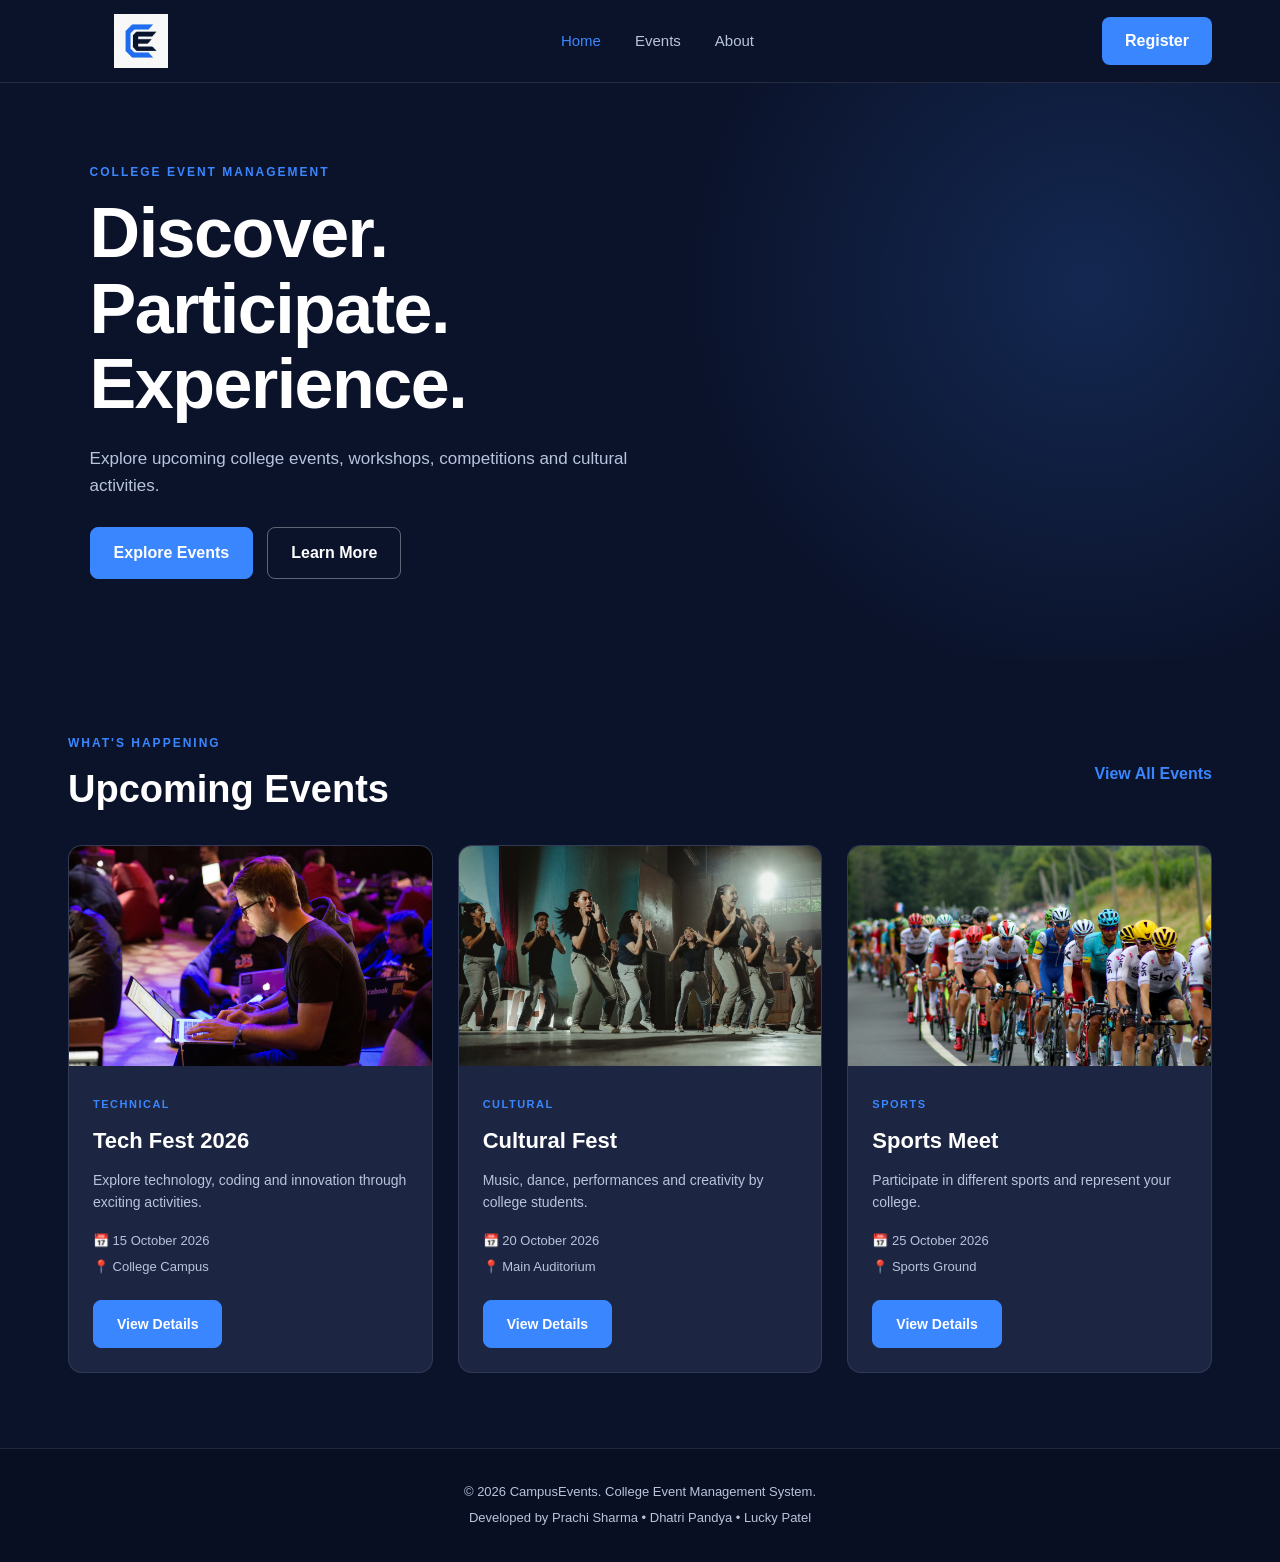
<file: index.html>
<!DOCTYPE html>
<html lang="en">

<head>
    <meta charset="UTF-8">
    <meta name="viewport" content="width=device-width, initial-scale=1.0">
    <title>CampusEvents | College Event Management</title>
    <link rel="stylesheet" href="css/style.css">
</head>

<body>

    <!-- Navigation -->
    <header>
        <nav class="navbar">

            <a href="index.html" class="logo">
                <img src="images/logo.jpg" alt="CampusEvents Logo">
            </a>

            <ul class="nav-links">
                <li><a href="index.html">Home</a></li>
                <li><a href="events.html">Events</a></li>
                <li><a href="about.html">About</a></li>
            </ul>

            <a href="register.html" class="register-btn">Register</a>

        </nav>
    </header>

    <main>

        <!-- Hero Section -->
        <section class="hero">
            <div class="hero-content">

                <p class="small-title">COLLEGE EVENT MANAGEMENT</p>

                <h1>
                    Discover.<br>
                    Participate.<br>
                    Experience.
                </h1>

                <p class="hero-text">
                    Explore upcoming college events, workshops,
                    competitions and cultural activities.
                </p>

                <div class="hero-buttons">
                    <a href="events.html" class="primary-btn">
                        Explore Events
                    </a>

                    <a href="about.html" class="secondary-btn">
                        Learn More
                    </a>
                </div>

            </div>
        </section>

        <!-- Upcoming Events -->
        <section class="events-section">

            <div class="section-heading">
                <div>
                    <p class="small-title">WHAT'S HAPPENING</p>
                    <h2>Upcoming Events</h2>
                </div>

                <a href="events.html">View All Events</a>
            </div>

            <div class="event-container upcoming-events">

                <!-- Tech Fest -->
                <div class="event-card">

                    <div class="event-image">
                        <img src="images/tech-fest.jpg"
                             alt="Tech Fest 2026">
                    </div>

                    <div class="event-info">
                        <span>TECHNICAL</span>
                        <h3>Tech Fest 2026</h3>

                        <p>
                            Explore technology, coding and innovation
                            through exciting activities.
                        </p>

                        <div class="event-details">
                            <p>📅 15 October 2026</p>
                            <p>📍 College Campus</p>
                        </div>

                        <a href="event-details.html" class="primary-btn">
                            View Details
                        </a>
                    </div>

                </div>

                <!-- Cultural Fest -->
                <div class="event-card">

                    <div class="event-image">
                        <img src="images/cultural-fest.jpg"
                             alt="Cultural Fest">
                    </div>

                    <div class="event-info">
                        <span>CULTURAL</span>
                        <h3>Cultural Fest</h3>

                        <p>
                            Music, dance, performances and creativity
                            by college students.
                        </p>

                        <div class="event-details">
                            <p>📅 20 October 2026</p>
                            <p>📍 Main Auditorium</p>
                        </div>

                        <a href="cultural-details.html" class="primary-btn">
                            View Details
                        </a>
                    </div>

                </div>

                <!-- Sports Meet -->
                <div class="event-card">

                    <div class="event-image">
                        <img src="images/sports-meet.jpg"
                             alt="Sports Meet">
                    </div>

                    <div class="event-info">
                        <span>SPORTS</span>
                        <h3>Sports Meet</h3>

                        <p>
                            Participate in different sports and
                            represent your college.
                        </p>

                        <div class="event-details">
                            <p>📅 25 October 2026</p>
                            <p>📍 Sports Ground</p>
                        </div>

                        <a href="sports-details.html" class="primary-btn">
                            View Details
                        </a>
                    </div>

                </div>

            </div>

        </section>

    </main>

    <!-- Footer -->
    <footer>
        <p>© 2026 CampusEvents. College Event Management System.</p>
        <p>Developed by Prachi Sharma • Dhatri Pandya • Lucky Patel</p>
    </footer>

    <script src="js/script.js"></script>
  
    
<div id="page-turn"></div>

<script>
document.querySelectorAll("a[href]").forEach(link => {
  link.addEventListener("click", function (event) {
    const url = new URL(this.href, location.href);

    if (
      url.origin !== location.origin ||
      url.pathname === location.pathname ||
      this.target === "_blank" ||
      event.ctrlKey ||
      event.metaKey
    ) return;

    event.preventDefault();

    const page = document.getElementById("page-turn");
    page.classList.remove("turning");
    void page.offsetWidth;
    page.classList.add("turning");

    setTimeout(() => {
      location.href = url.href;
    }, 450);
  });
});
</script>

</body>
</html>
</file>
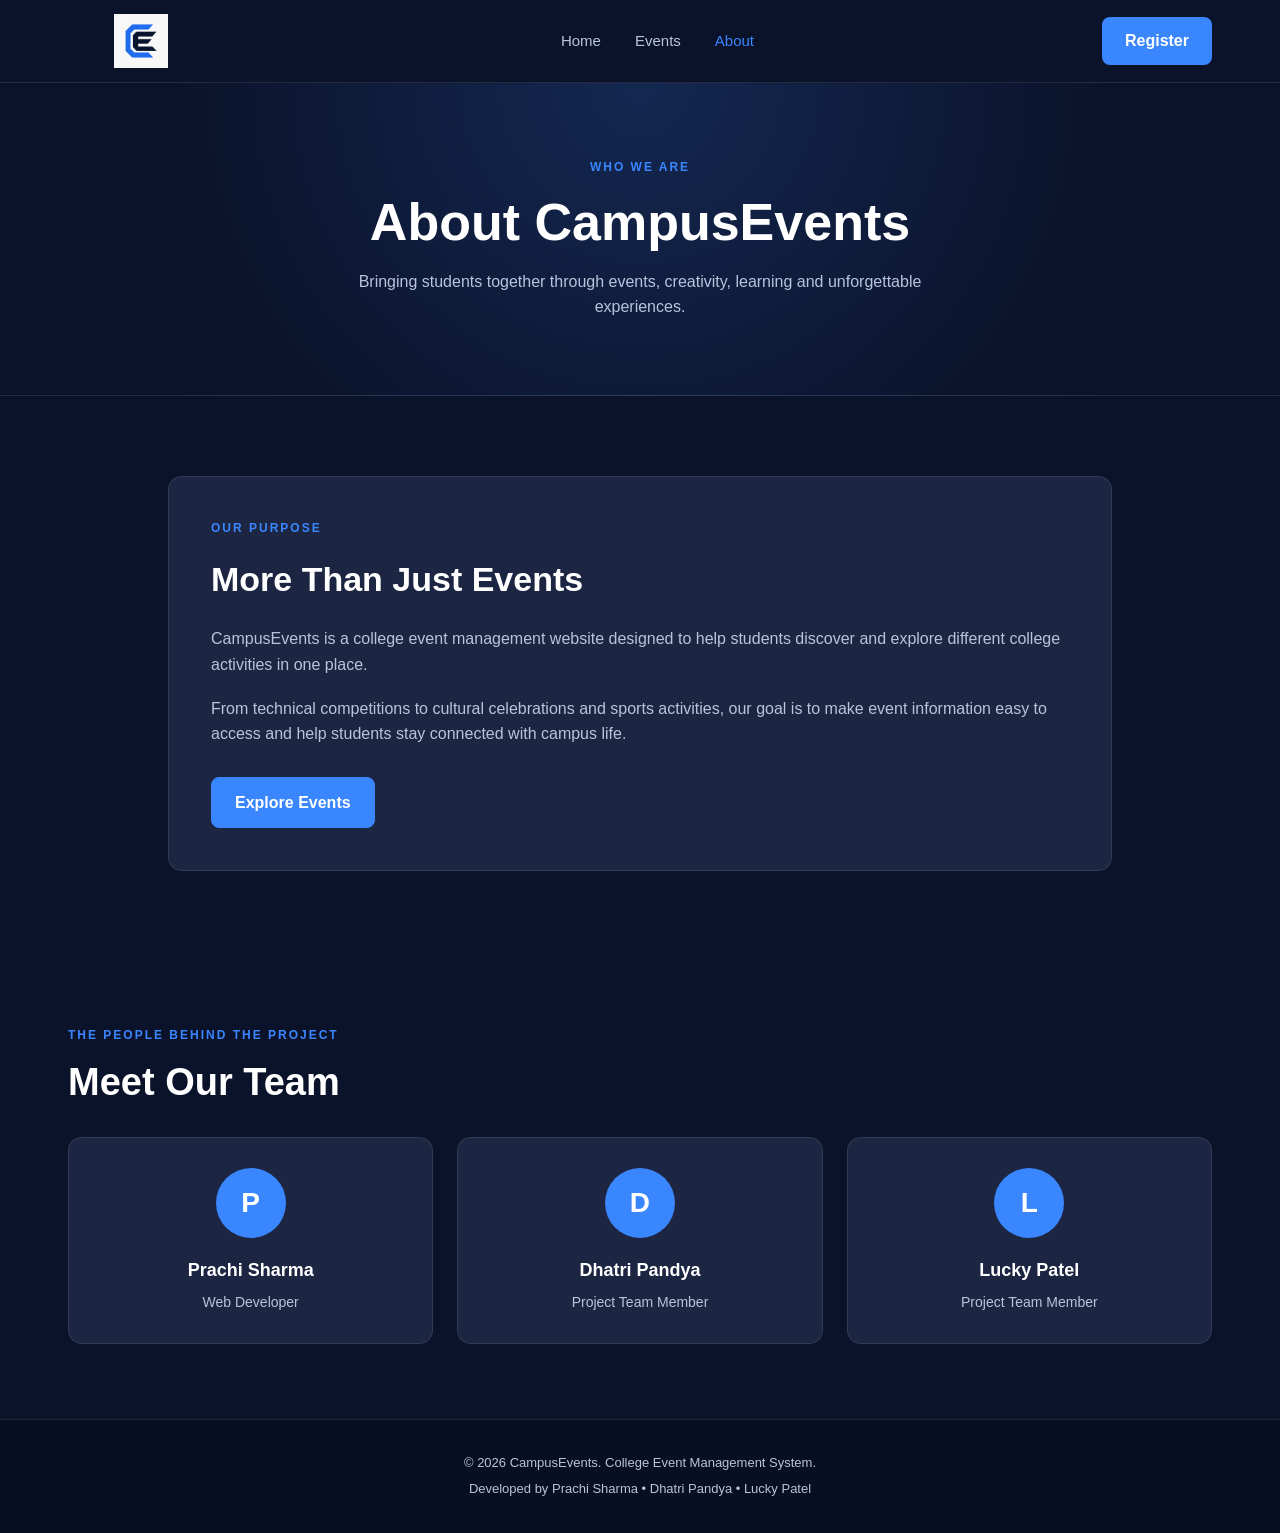
<file: about.html>
<!DOCTYPE html>
<html lang="en">

<head>
    <meta charset="UTF-8">
    <meta name="viewport" content="width=device-width, initial-scale=1.0">
    <title>About Us | CampusEvents</title>
    <link rel="stylesheet" href="css/style.css">
</head>

<body>

    <header>
        <nav class="navbar">
            <a href="index.html" class="logo">
                <img src="images/logo.jpg" alt="CampusEvents Logo">
            </a>

            <ul class="nav-links">
                <li><a href="index.html">Home</a></li>
                <li><a href="events.html">Events</a></li>
                <li><a href="about.html" class="active">About</a></li>
            </ul>

            <a href="register.html" class="register-btn">Register</a>
        </nav>
    </header>

    <main>

        <section class="page-hero">
            <p class="small-title">WHO WE ARE</p>
            <h1>About CampusEvents</h1>
            <p>
                Bringing students together through events,
                creativity, learning and unforgettable experiences.
            </p>
        </section>

        <section class="about-section">

            <div class="about-content">
                <p class="small-title">OUR PURPOSE</p>
                <h2>More Than Just Events</h2>

                <p>
                    CampusEvents is a college event management website
                    designed to help students discover and explore
                    different college activities in one place.
                </p>

                <p>
                    From technical competitions to cultural celebrations
                    and sports activities, our goal is to make event
                    information easy to access and help students stay
                    connected with campus life.
                </p>

                <a href="events.html" class="primary-btn">
                    Explore Events
                </a>
            </div>

        </section>

        <section class="team-section">
            <div class="section-heading">
                <div>
                    <p class="small-title">THE PEOPLE BEHIND THE PROJECT</p>
                    <h2>Meet Our Team</h2>
                </div>
            </div>

            <div class="team-container">

                <div class="team-card">
                    <div class="team-avatar">P</div>
                    <h3>Prachi Sharma</h3>
                    <p>Web Developer</p>
                </div>

                <div class="team-card">
                    <div class="team-avatar">D</div>
                    <h3>Dhatri Pandya</h3>
                    <p>Project Team Member</p>
                </div>

                <div class="team-card">
                    <div class="team-avatar">L</div>
                    <h3>Lucky Patel</h3>
                    <p>Project Team Member</p>
                </div>

            </div>
        </section>

    </main>

    <footer>
        <p>© 2026 CampusEvents. College Event Management System.</p>
        <p>Developed by Prachi Sharma • Dhatri Pandya • Lucky Patel</p>
    </footer>

    <script src="js/script.js"></script>


<div id="page-turn"></div>

<script>
document.querySelectorAll("a[href]").forEach(link => {
  link.addEventListener("click", function (event) {
    const url = new URL(this.href, location.href);

    if (
      url.origin !== location.origin ||
      url.pathname === location.pathname ||
      this.target === "_blank" ||
      event.ctrlKey ||
      event.metaKey
    ) return;

    event.preventDefault();

    const page = document.getElementById("page-turn");
    page.classList.remove("turning");
    void page.offsetWidth;
    page.classList.add("turning");

    setTimeout(() => {
      location.href = url.href;
    }, 450);
  });
});
</script>


</body>
</html>
</file>
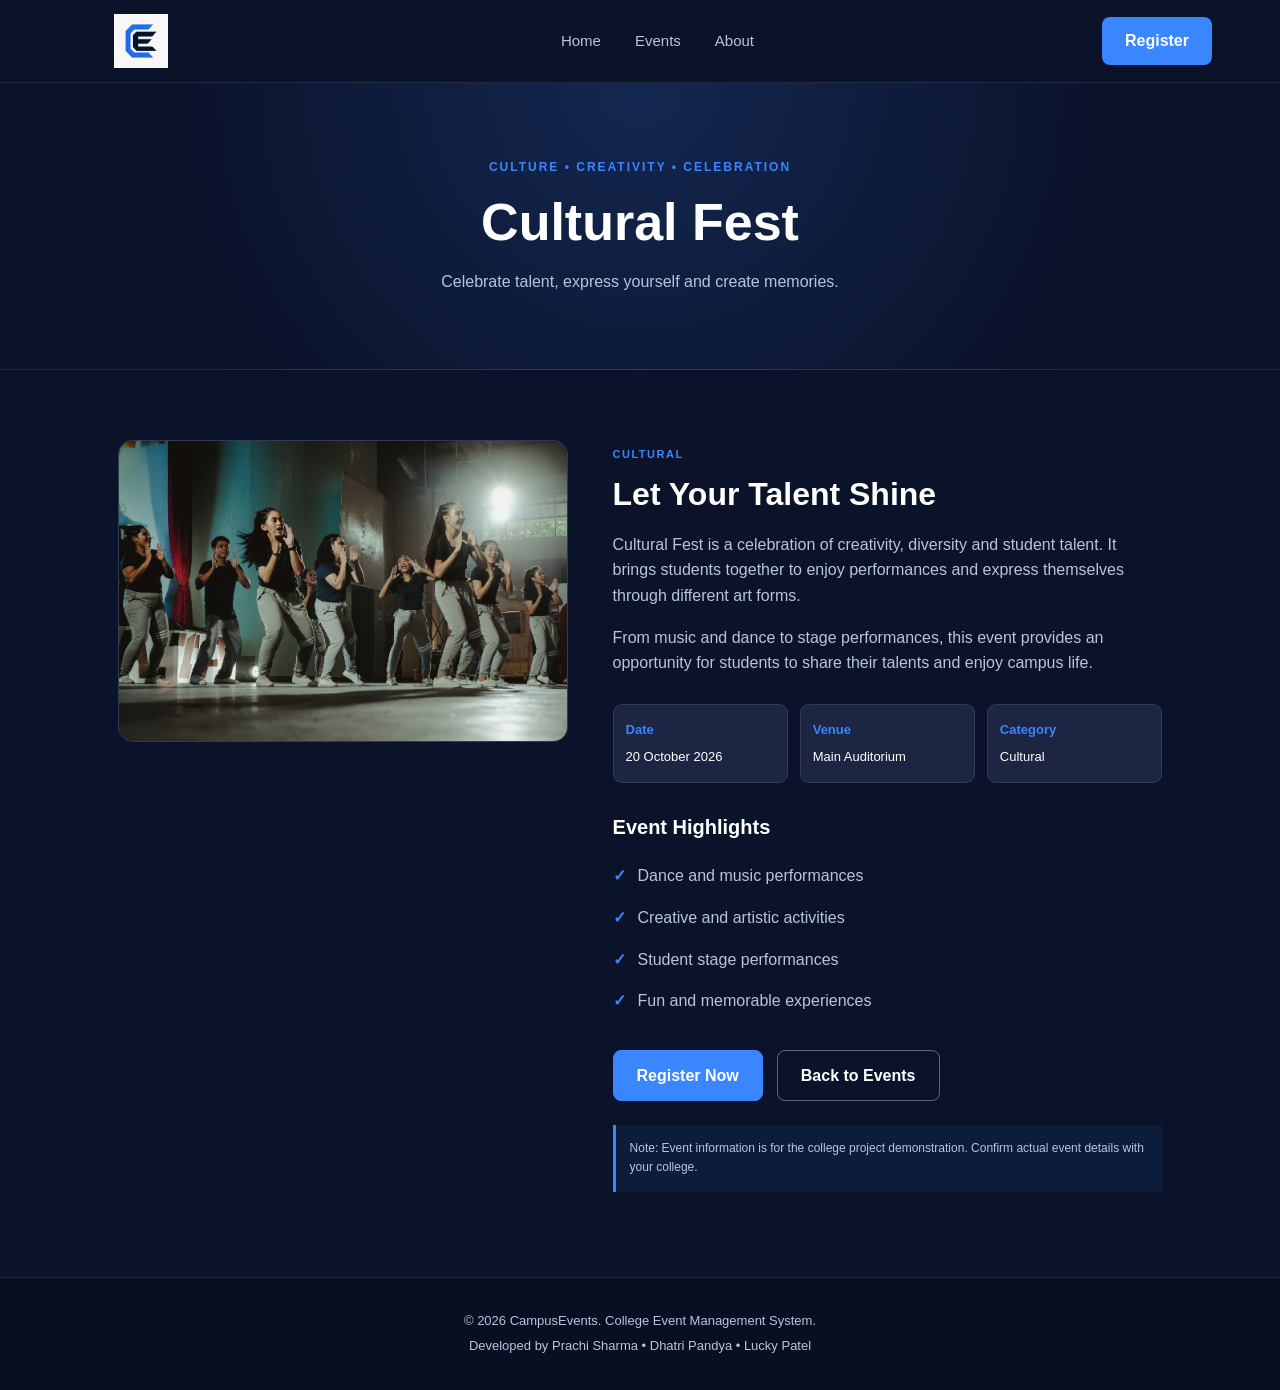
<file: cultural-details.html>
<!DOCTYPE html>
<html lang="en">

<head>
    <meta charset="UTF-8">
    <meta name="viewport" content="width=device-width, initial-scale=1.0">
    <title>Cultural Fest | CampusEvents</title>
    <link rel="stylesheet" href="css/style.css">
</head>

<body>

    <header>
        <nav class="navbar">
            <a href="index.html" class="logo">
                <img src="images/logo.jpg" alt="CampusEvents Logo">
            </a>

            <ul class="nav-links">
                <li><a href="index.html">Home</a></li>
                <li><a href="events.html" class="active">Events</a></li>
                <li><a href="about.html">About</a></li>
            </ul>

            <a href="register.html" class="register-btn">Register</a>
        </nav>
    </header>

    <main>

        <section class="page-hero">
            <p class="small-title">CULTURE • CREATIVITY • CELEBRATION</p>
            <h1>Cultural Fest</h1>
            <p>Celebrate talent, express yourself and create memories.</p>
        </section>

        <section class="event-detail-section">

            <div class="event-detail-image">
                <img src="images/cultural-fest.jpg" alt="Cultural Fest">
            </div>

            <div class="event-detail-content">
                <span class="event-category">CULTURAL</span>

                <h2>Let Your Talent Shine</h2>

                <p>
                    Cultural Fest is a celebration of creativity,
                    diversity and student talent. It brings students
                    together to enjoy performances and express
                    themselves through different art forms.
                </p>

                <p>
                    From music and dance to stage performances,
                    this event provides an opportunity for students
                    to share their talents and enjoy campus life.
                </p>

                <div class="event-detail-info">
                    <div>
                        <h3>Date</h3>
                        <p>20 October 2026</p>
                    </div>

                    <div>
                        <h3>Venue</h3>
                        <p>Main Auditorium</p>
                    </div>

                    <div>
                        <h3>Category</h3>
                        <p>Cultural</p>
                    </div>
                </div>

                <h3>Event Highlights</h3>

                <ul class="event-feature-list">
                    <li>Dance and music performances</li>
                    <li>Creative and artistic activities</li>
                    <li>Student stage performances</li>
                    <li>Fun and memorable experiences</li>
                </ul>

                <div class="hero-buttons">
                    <a href="register.html" class="primary-btn">
                        Register Now
                    </a>

                    <a href="events.html" class="secondary-btn">
                        Back to Events
                    </a>
                </div>

                <p class="demo-note">
                    Note: Event information is for the college project
                    demonstration. Confirm actual event details with
                    your college.
                </p>
            </div>

        </section>

    </main>

    <footer>
        <p>© 2026 CampusEvents. College Event Management System.</p>
        <p>Developed by Prachi Sharma • Dhatri Pandya • Lucky Patel</p>
    </footer>

    <script src="js/script.js"></script>


<div id="page-turn"></div>

<script>
document.querySelectorAll("a[href]").forEach(link => {
  link.addEventListener("click", function (event) {
    const url = new URL(this.href, location.href);

    if (
      url.origin !== location.origin ||
      url.pathname === location.pathname ||
      this.target === "_blank" ||
      event.ctrlKey ||
      event.metaKey
    ) return;

    event.preventDefault();

    const page = document.getElementById("page-turn");
    page.classList.remove("turning");
    void page.offsetWidth;
    page.classList.add("turning");

    setTimeout(() => {
      location.href = url.href;
    }, 450);
  });
});
</script>

</body>
</html>
</file>
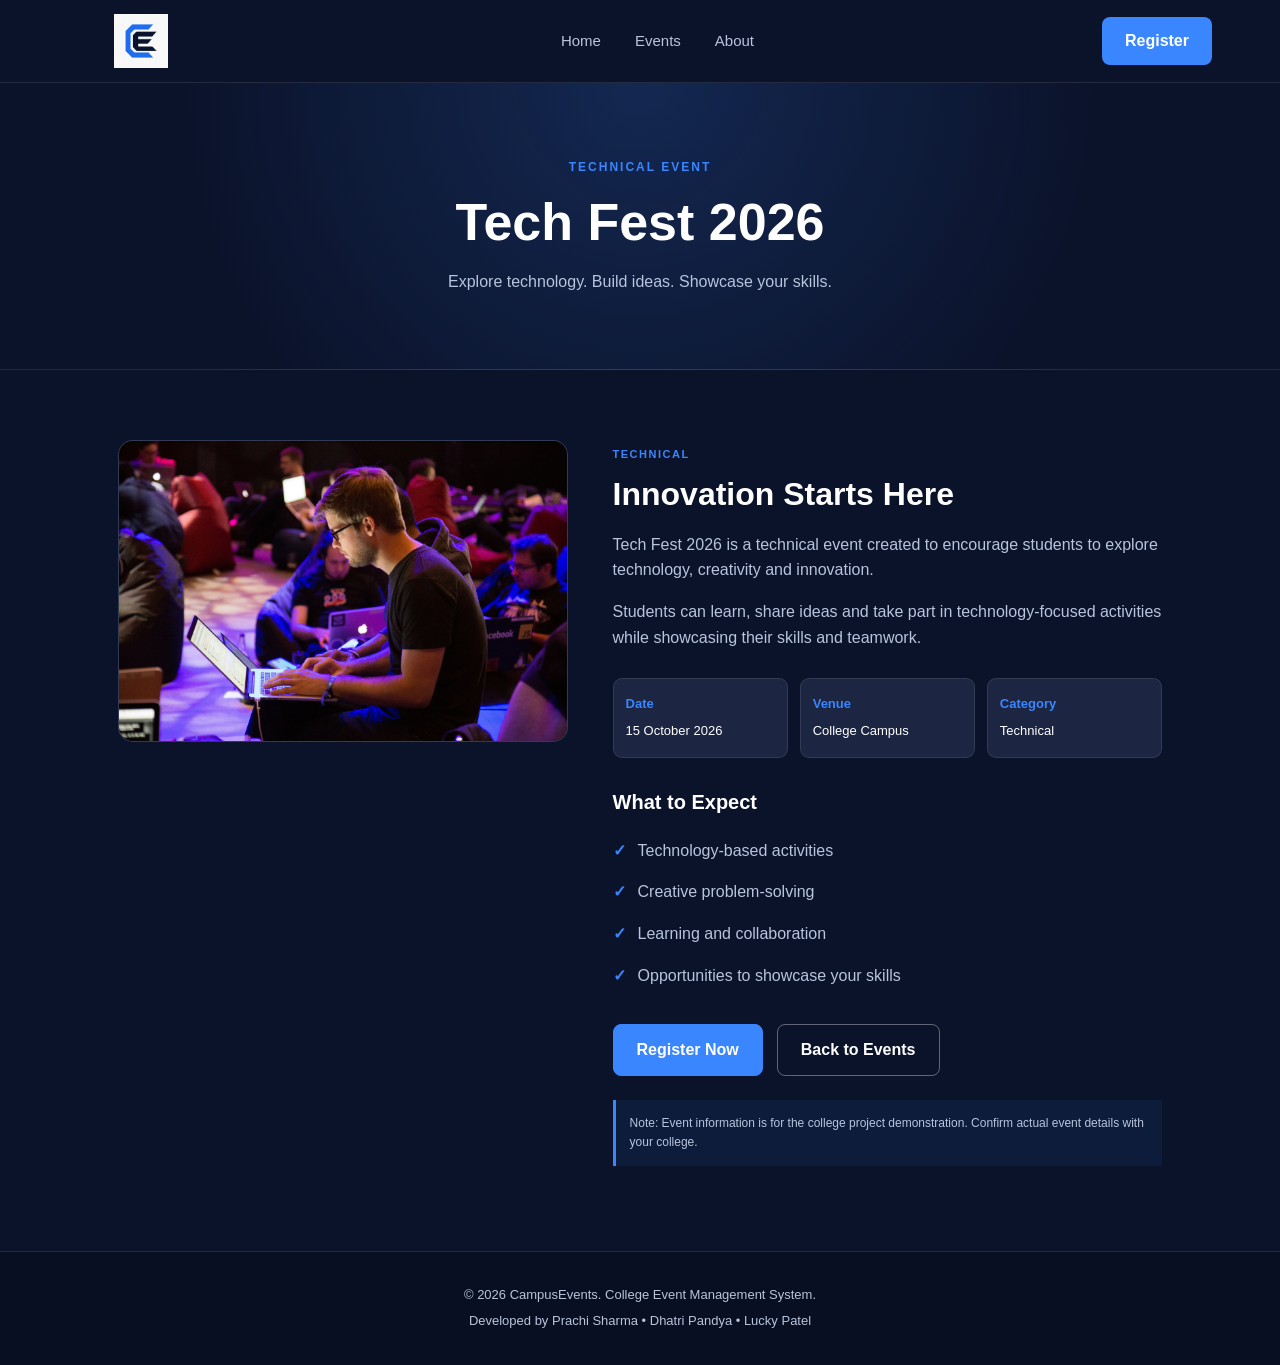
<file: event-details.html>
<!DOCTYPE html>
<html lang="en">

<head>
    <meta charset="UTF-8">
    <meta name="viewport" content="width=device-width, initial-scale=1.0">
    <title>Tech Fest 2026 | CampusEvents</title>
    <link rel="stylesheet" href="css/style.css">
</head>

<body>

    <header>
        <nav class="navbar">
            <a href="index.html" class="logo">
                <img src="images/logo.jpg" alt="CampusEvents Logo">
            </a>

            <ul class="nav-links">
                <li><a href="index.html">Home</a></li>
                <li><a href="events.html" class="active">Events</a></li>
                <li><a href="about.html">About</a></li>
            </ul>

            <a href="register.html" class="register-btn">Register</a>
        </nav>
    </header>

    <main>

        <section class="page-hero">
            <p class="small-title">TECHNICAL EVENT</p>
            <h1>Tech Fest 2026</h1>
            <p>Explore technology. Build ideas. Showcase your skills.</p>
        </section>

        <section class="event-detail-section">

            <div class="event-detail-image">
                <img src="images/tech-fest.jpg" alt="Tech Fest 2026">
            </div>

            <div class="event-detail-content">
                <span class="event-category">TECHNICAL</span>

                <h2>Innovation Starts Here</h2>

                <p>
                    Tech Fest 2026 is a technical event created to
                    encourage students to explore technology,
                    creativity and innovation.
                </p>

                <p>
                    Students can learn, share ideas and take part in
                    technology-focused activities while showcasing
                    their skills and teamwork.
                </p>

                <div class="event-detail-info">
                    <div>
                        <h3>Date</h3>
                        <p>15 October 2026</p>
                    </div>

                    <div>
                        <h3>Venue</h3>
                        <p>College Campus</p>
                    </div>

                    <div>
                        <h3>Category</h3>
                        <p>Technical</p>
                    </div>
                </div>

                <h3>What to Expect</h3>

                <ul class="event-feature-list">
                    <li>Technology-based activities</li>
                    <li>Creative problem-solving</li>
                    <li>Learning and collaboration</li>
                    <li>Opportunities to showcase your skills</li>
                </ul>

                <div class="hero-buttons">
                    <a href="register.html" class="primary-btn">
                        Register Now
                    </a>

                    <a href="events.html" class="secondary-btn">
                        Back to Events
                    </a>
                </div>

                <p class="demo-note">
                    Note: Event information is for the college project
                    demonstration. Confirm actual event details with
                    your college.
                </p>
            </div>

        </section>

    </main>

    <footer>
        <p>© 2026 CampusEvents. College Event Management System.</p>
        <p>Developed by Prachi Sharma • Dhatri Pandya • Lucky Patel</p>
    </footer>

    <script src="js/script.js"></script>


<div id="page-turn"></div>

<script>
document.querySelectorAll("a[href]").forEach(link => {
  link.addEventListener("click", function (event) {
    const url = new URL(this.href, location.href);

    if (
      url.origin !== location.origin ||
      url.pathname === location.pathname ||
      this.target === "_blank" ||
      event.ctrlKey ||
      event.metaKey
    ) return;

    event.preventDefault();

    const page = document.getElementById("page-turn");
    page.classList.remove("turning");
    void page.offsetWidth;
    page.classList.add("turning");

    setTimeout(() => {
      location.href = url.href;
    }, 450);
  });
});
</script>

</body>
</html>
</file>
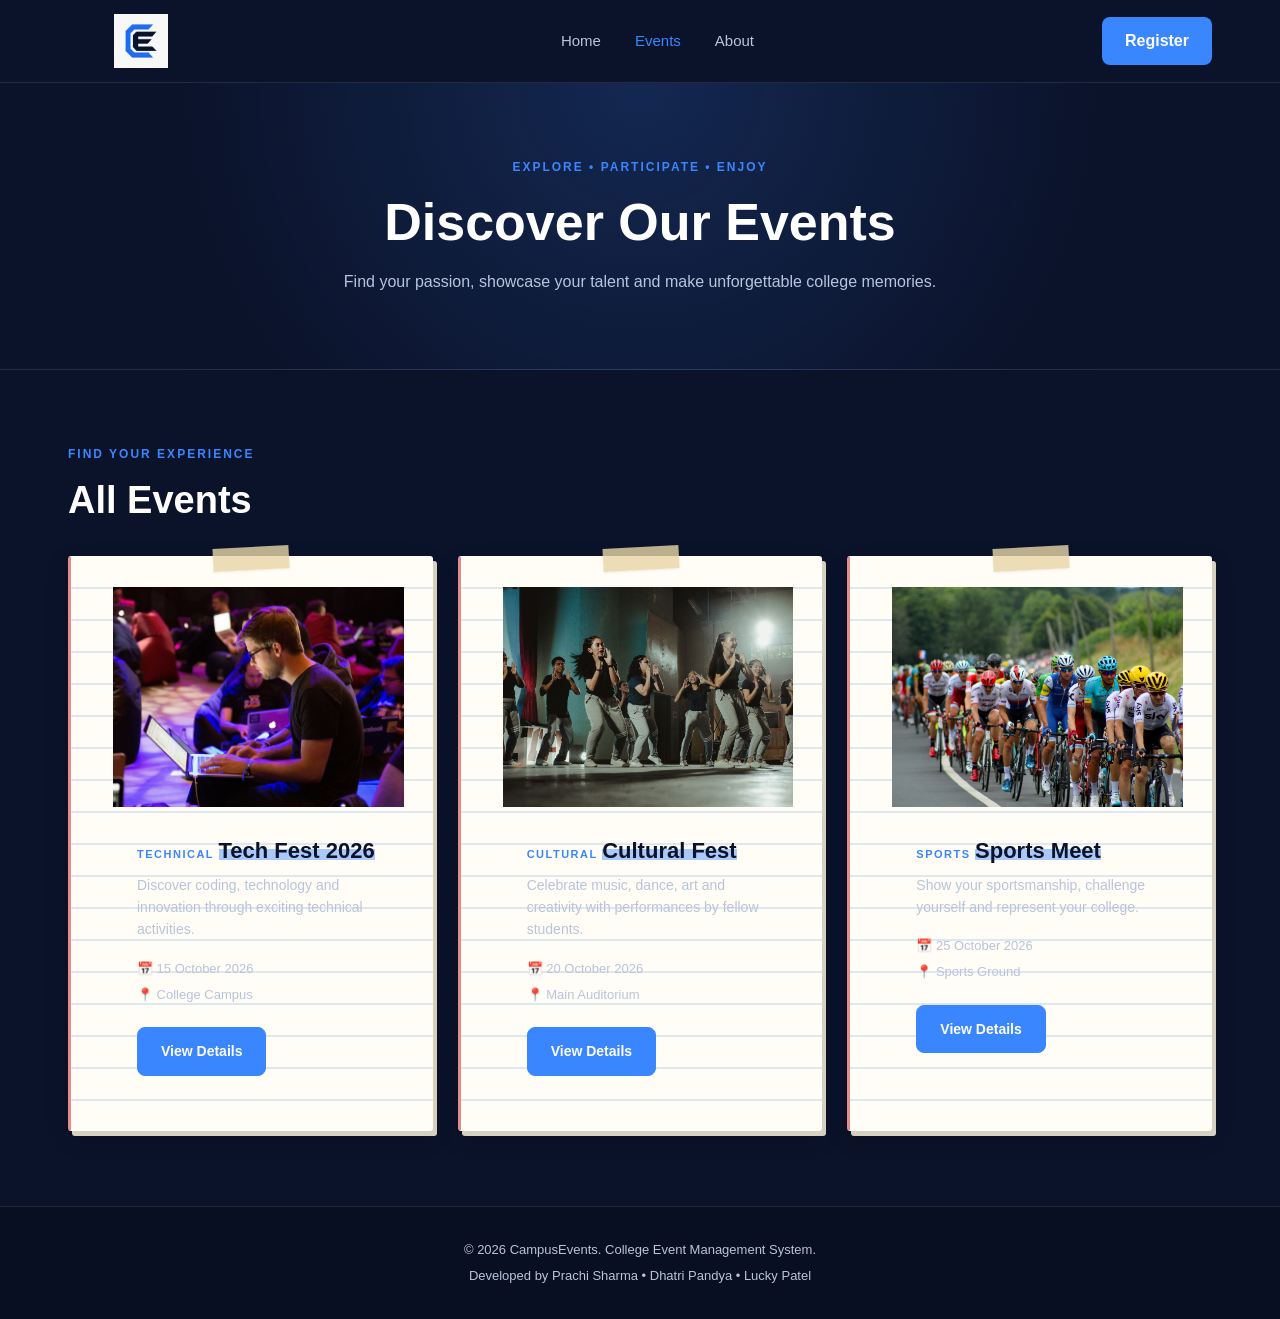
<file: events.html>
<!DOCTYPE html>
<html lang="en">

<head>
    <meta charset="UTF-8">
    <meta name="viewport" content="width=device-width, initial-scale=1.0">
    <title>Events | CampusEvents</title>
    <link rel="stylesheet" href="css/style.css">
</head>

<body>

    <header>
        <nav class="navbar">
            <a href="index.html" class="logo">
                <img src="images/logo.jpg" alt="CampusEvents Logo">
            </a>

            <ul class="nav-links">
                <li><a href="index.html">Home</a></li>
                <li><a href="events.html" class="active">Events</a></li>
                <li><a href="about.html">About</a></li>
            </ul>

            <a href="register.html" class="register-btn">Register</a>
        </nav>
    </header>

    <main>
        <section class="page-hero">
            <p class="small-title">EXPLORE • PARTICIPATE • ENJOY</p>
            <h1>Discover Our Events</h1>
            <p>
                Find your passion, showcase your talent and make
                unforgettable college memories.
            </p>
        </section>

        <section class="events-section">
            <div class="section-heading">
                <div>
                    <p class="small-title">FIND YOUR EXPERIENCE</p>
                    <h2>All Events</h2>
                </div>
            </div>

            <div class="event-container">

                <article class="event-card notebook-page">
                    <div class="event-image">
                        <img src="images/tech-fest.jpg"
                             alt="Tech Fest 2026">
                    </div>

                    <div class="event-info">
                        <span>TECHNICAL</span>
                        <h3>Tech Fest 2026</h3>
                        <p>
                            Discover coding, technology and innovation
                            through exciting technical activities.
                        </p>

                        <div class="event-details">
                            <p>📅 15 October 2026</p>
                            <p>📍 College Campus</p>
                        </div>

                        <a href="event-details.html" class="primary-btn">
                            View Details
                        </a>
                    </div>
                </article>

                <article class="event-card notebook-page">
                    <div class="event-image">
                        <img src="images/cultural-fest.jpg" alt="Cultural Fest">
                            
                    </div>

                    <div class="event-info">
                        <span>CULTURAL</span>
                        <h3>Cultural Fest</h3>
                        <p>
                            Celebrate music, dance, art and creativity
                            with performances by fellow students.
                        </p>

                        <div class="event-details">
                            <p>📅 20 October 2026</p>
                            <p>📍 Main Auditorium</p>
                        </div>

                        <a href="cultural-details.html" class="primary-btn">
                            View Details
                        </a>
                    </div>
                </article>

                <article class="event-card notebook-page">
                    <div class="event-image">
                        <img src="images/sports-meet.jpg"
                             alt="Sports Meet">
                    </div>

                    <div class="event-info">
                        <span>SPORTS</span>
                        <h3>Sports Meet</h3>
                        <p>
                            Show your sportsmanship, challenge yourself
                            and represent your college.
                        </p>

                        <div class="event-details">
                            <p>📅 25 October 2026</p>
                            <p>📍 Sports Ground</p>
                        </div>

                        <a href="sports-details.html" class="primary-btn">
                            View Details
                        </a>
                    </div>
                </article>

            </div>
        </section>
    </main>

    <footer>
        <p>© 2026 CampusEvents. College Event Management System.</p>
        <p>Developed by Prachi Sharma • Dhatri Pandya • Lucky Patel</p>
    </footer>

    <script src="js/script.js"></script>


<div id="page-turn"></div>

<script>
document.querySelectorAll("a[href]").forEach(link => {
  link.addEventListener("click", function (event) {
    const url = new URL(this.href, location.href);

    if (
      url.origin !== location.origin ||
      url.pathname === location.pathname ||
      this.target === "_blank" ||
      event.ctrlKey ||
      event.metaKey
    ) return;

    event.preventDefault();

    const page = document.getElementById("page-turn");
    page.classList.remove("turning");
    void page.offsetWidth;
    page.classList.add("turning");

    setTimeout(() => {
      location.href = url.href;
    }, 450);
  });
});
</script>

</body>
</html>
</file>
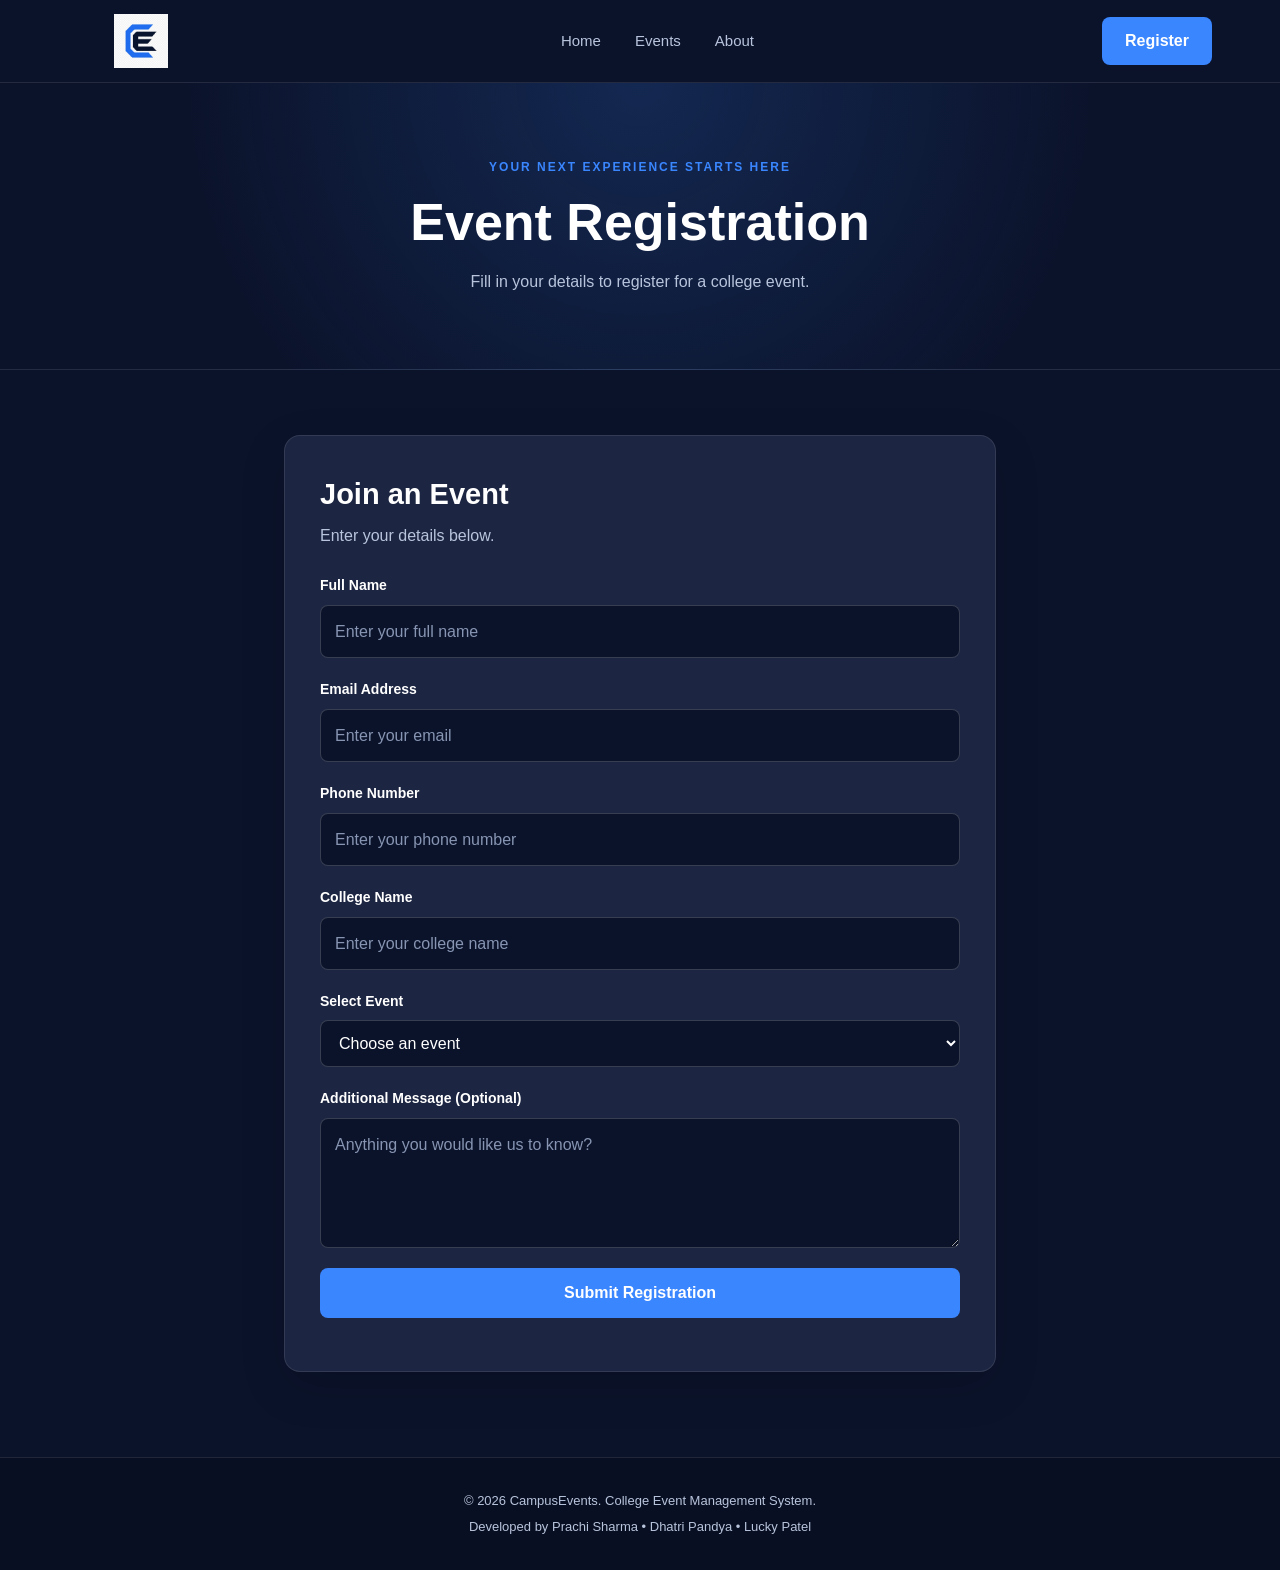
<file: register.html>
<!DOCTYPE html>
<html lang="en">

<head>
    <meta charset="UTF-8">
    <meta name="viewport" content="width=device-width, initial-scale=1.0">
    <title>Register | CampusEvents</title>
    <link rel="stylesheet" href="css/style.css">
</head>

<body>

    <header>
        <nav class="navbar">
            <a href="index.html" class="logo">
                <img src="images/logo.jpg" alt="CampusEvents Logo">
            </a>

            <ul class="nav-links">
                <li><a href="index.html">Home</a></li>
                <li><a href="events.html">Events</a></li>
                <li><a href="about.html">About</a></li>
            </ul>

            <a href="register.html" class="register-btn active">Register</a>
        </nav>
    </header>

    <main>
        <section class="page-hero">
            <p class="small-title">YOUR NEXT EXPERIENCE STARTS HERE</p>
            <h1>Event Registration</h1>
            <p>Fill in your details to register for a college event.</p>
        </section>

        <section class="registration-section">

            <form id="registrationForm" class="registration-form">

                <h2>Join an Event</h2>
                <p class="form-description">
                    Enter your details below.
                </p>

                <div class="form-group">
                    <label for="fullName">Full Name</label>
                    <input
                        type="text"
                        id="fullName"
                        name="fullName"
                        placeholder="Enter your full name"
                        required
                        minlength="2">
                </div>

                <div class="form-group">
                    <label for="email">Email Address</label>
                    <input
                        type="email"
                        id="email"
                        name="email"
                        placeholder="Enter your email"
                        required>
                </div>

                <div class="form-group">
                    <label for="phone">Phone Number</label>
                    <input
                        type="tel"
                        id="phone"
                        name="phone"
                        placeholder="Enter your phone number"
                        pattern="[0-9]{10}"
                        maxlength="10"
                        inputmode="numeric"
                        title="Enter a 10-digit phone number"
                        required>
                </div>

                <div class="form-group">
                    <label for="college">College Name</label>
                    <input
                        type="text"
                        id="college"
                        name="college"
                        placeholder="Enter your college name"
                        required>
                </div>

                <div class="form-group">
                    <label for="event">Select Event</label>
                    <select id="event" name="event" required>
                        <option value="">Choose an event</option>
                        <option value="Tech Fest 2026">Tech Fest 2026</option>
                        <option value="Cultural Fest">Cultural Fest</option>
                        <option value="Sports Meet">Sports Meet</option>
                    </select>
                </div>

                <div class="form-group">
                    <label for="message">Additional Message (Optional)</label>
                    <textarea
                        id="message"
                        name="message"
                        rows="4"
                        placeholder="Anything you would like us to know?"></textarea>
                </div>

                <button type="submit" class="primary-btn">
                    Submit Registration
                </button>

                <p id="formMessage" role="status" aria-live="polite"></p>

            </form>

        </section>
    </main>

    <footer>
        <p>© 2026 CampusEvents. College Event Management System.</p>
        <p>Developed by Prachi Sharma • Dhatri Pandya • Lucky Patel</p>
    </footer>

    <script src="js/script.js"></script>

    <script>
        const registrationForm = document.getElementById("registrationForm");
        const formMessage = document.getElementById("formMessage");

        registrationForm.addEventListener("submit", function (event) {
            event.preventDefault();

            formMessage.textContent =
                "Registration submitted successfully! (Demo only)";
            formMessage.style.color = "#3A86FF";

            registrationForm.reset();
        });
    </script>


<div id="page-turn"></div>

<script>
document.querySelectorAll("a[href]").forEach(link => {
  link.addEventListener("click", function (event) {
    const url = new URL(this.href, location.href);

    if (
      url.origin !== location.origin ||
      url.pathname === location.pathname ||
      this.target === "_blank" ||
      event.ctrlKey ||
      event.metaKey
    ) return;

    event.preventDefault();

    const page = document.getElementById("page-turn");
    page.classList.remove("turning");
    void page.offsetWidth;
    page.classList.add("turning");

    setTimeout(() => {
      location.href = url.href;
    }, 450);
  });
});
</script>

</body>
</html>
</file>
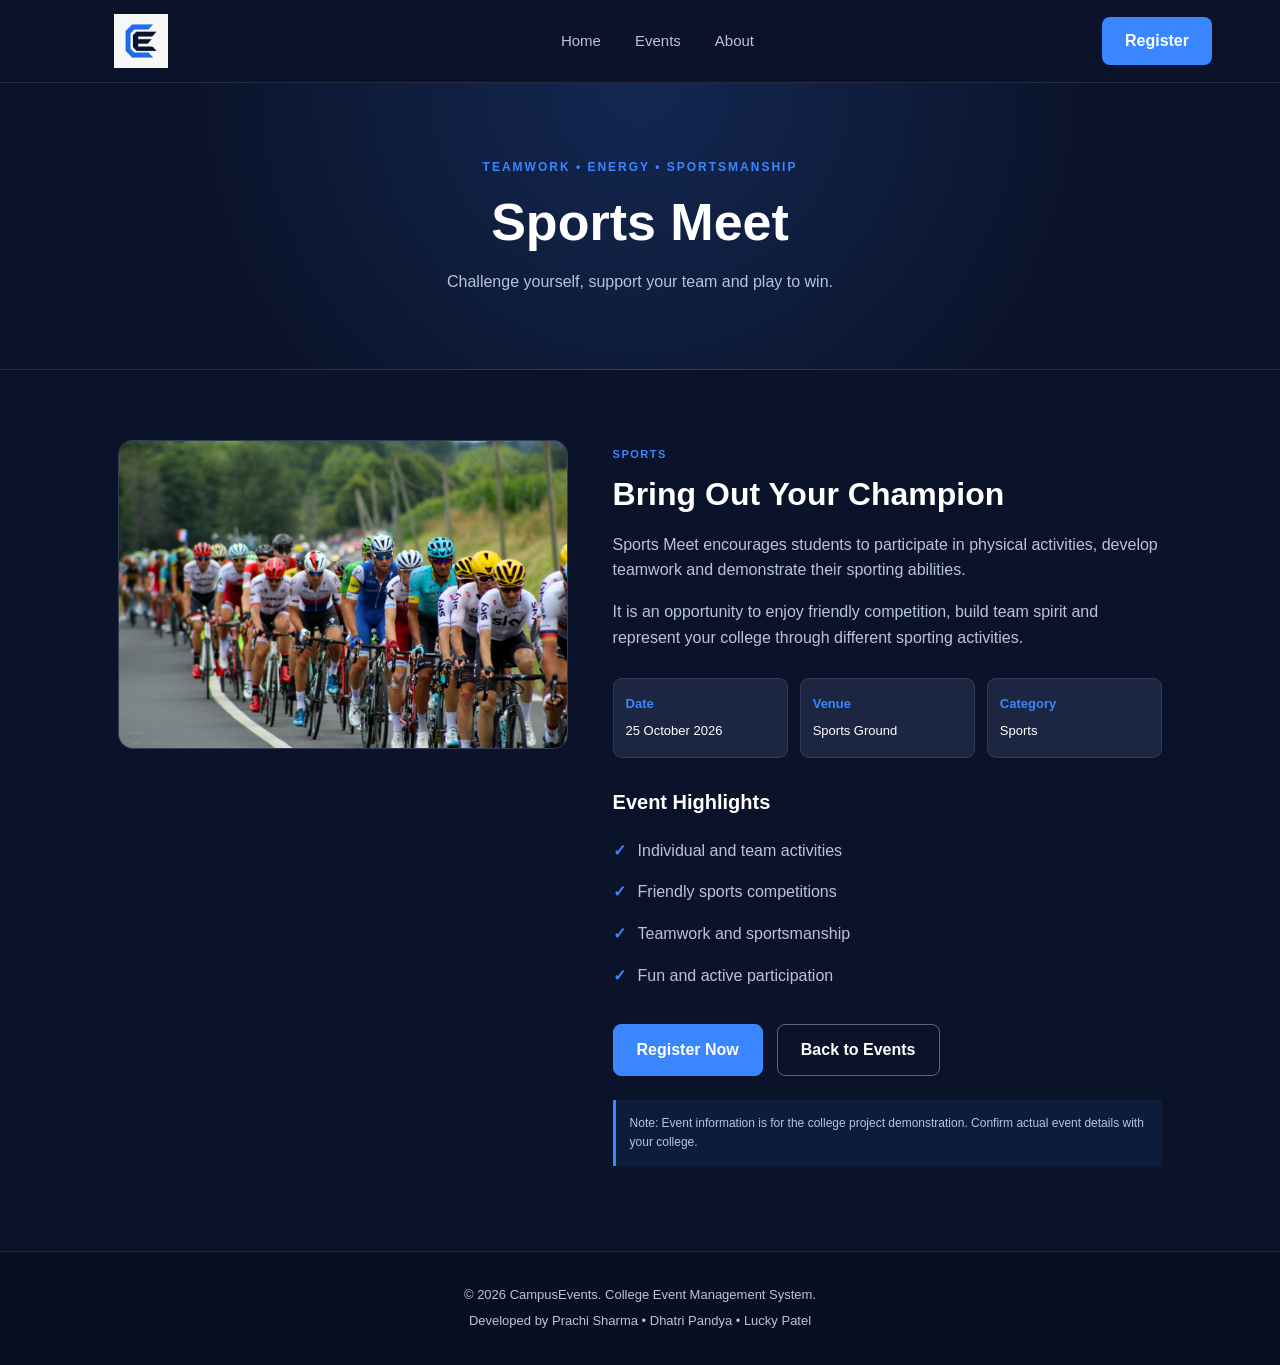
<file: sports-details.html>
<!DOCTYPE html>
<html lang="en">

<head>
    <meta charset="UTF-8">
    <meta name="viewport" content="width=device-width, initial-scale=1.0">
    <title>Sports Meet | CampusEvents</title>
    <link rel="stylesheet" href="css/style.css">
</head>

<body>

    <header>
        <nav class="navbar">
            <a href="index.html" class="logo">
                <img src="images/logo.jpg" alt="CampusEvents Logo">
            </a>

            <ul class="nav-links">
                <li><a href="index.html">Home</a></li>
                <li><a href="events.html" class="active">Events</a></li>
                <li><a href="about.html">About</a></li>
            </ul>

            <a href="register.html" class="register-btn">Register</a>
        </nav>
    </header>

    <main>

        <section class="page-hero">
            <p class="small-title">TEAMWORK • ENERGY • SPORTSMANSHIP</p>
            <h1>Sports Meet</h1>
            <p>Challenge yourself, support your team and play to win.</p>
        </section>

        <section class="event-detail-section">

            <div class="event-detail-image">
                <img src="images/sports-meet.jpg" alt="Sports Meet">
            </div>

            <div class="event-detail-content">
                <span class="event-category">SPORTS</span>

                <h2>Bring Out Your Champion</h2>

                <p>
                    Sports Meet encourages students to participate
                    in physical activities, develop teamwork and
                    demonstrate their sporting abilities.
                </p>

                <p>
                    It is an opportunity to enjoy friendly competition,
                    build team spirit and represent your college
                    through different sporting activities.
                </p>

                <div class="event-detail-info">
                    <div>
                        <h3>Date</h3>
                        <p>25 October 2026</p>
                    </div>

                    <div>
                        <h3>Venue</h3>
                        <p>Sports Ground</p>
                    </div>

                    <div>
                        <h3>Category</h3>
                        <p>Sports</p>
                    </div>
                </div>

                <h3>Event Highlights</h3>

                <ul class="event-feature-list">
                    <li>Individual and team activities</li>
                    <li>Friendly sports competitions</li>
                    <li>Teamwork and sportsmanship</li>
                    <li>Fun and active participation</li>
                </ul>

                <div class="hero-buttons">
                    <a href="register.html" class="primary-btn">
                        Register Now
                    </a>

                    <a href="events.html" class="secondary-btn">
                        Back to Events
                    </a>
                </div>

                <p class="demo-note">
                    Note: Event information is for the college project
                    demonstration. Confirm actual event details with
                    your college.
                </p>
            </div>

        </section>

    </main>

    <footer>
        <p>© 2026 CampusEvents. College Event Management System.</p>
        <p>Developed by Prachi Sharma • Dhatri Pandya • Lucky Patel</p>
    </footer>

    <script src="js/script.js"></script>


<div id="page-turn"></div>

<script>
document.querySelectorAll("a[href]").forEach(link => {
  link.addEventListener("click", function (event) {
    const url = new URL(this.href, location.href);

    if (
      url.origin !== location.origin ||
      url.pathname === location.pathname ||
      this.target === "_blank" ||
      event.ctrlKey ||
      event.metaKey
    ) return;

    event.preventDefault();

    const page = document.getElementById("page-turn");
    page.classList.remove("turning");
    void page.offsetWidth;
    page.classList.add("turning");

    setTimeout(() => {
      location.href = url.href;
    }, 450);
  });
});
</script>

</body>
</html>
</file>
<file: css/style.css>
/* ==============================
   CampusEvents - Main Stylesheet
   Theme: Deep Navy + Electric Blue
================================= */

/* Reset */
* {
    margin: 0;
    padding: 0;
    box-sizing: border-box;
}

:root {
    --bg: #0B132B;
    --card: #1C2541;
    --blue: #3A86FF;
    --white: #FFFFFF;
    --muted: #B8C4DC;
    --border: rgba(255, 255, 255, 0.10);
}

html {
    scroll-behavior: smooth;
}

body {
    font-family: Arial, Helvetica, sans-serif;
    background: var(--bg);
    color: var(--white);
    line-height: 1.6;
}

a {
    color: inherit;
    text-decoration: none;
}

img {
    display: block;
    max-width: 100%;
}

button,
input,
select,
textarea {
    font: inherit;
}

button,
.primary-btn,
.secondary-btn,
.register-btn {
    transition: 0.25s ease;
}

/* ==============================
   NAVIGATION
================================= */

header {
    width: 100%;
    background: var(--bg);
    border-bottom: 1px solid var(--border);
    position: sticky;
    top: 0;
    z-index: 100;
}

.navbar {
    max-width: 1200px;
    min-height: 82px;
    margin: auto;
    padding: 12px 28px;
    display: flex;
    align-items: center;
    justify-content: space-between;
    gap: 24px;
}

.logo {
    display: inline-flex;
    align-items: center;
    flex-shrink: 0;
}

.logo img {
    width: 145px;
    height: 54px;
    object-fit: contain;
    border-radius: 6px;
}

.nav-links {
    display: flex;
    align-items: center;
    gap: 34px;
    list-style: none;
}

.nav-links a {
    color: var(--muted);
    font-size: 15px;
    transition: color 0.25s ease;
}

.nav-links a:hover,
.nav-links a.active {
    color: var(--blue);
}

.register-btn {
    display: inline-block;
    background: var(--blue);
    color: var(--white);
    padding: 11px 23px;
    border-radius: 8px;
    font-weight: 600;
    white-space: nowrap;
}

.register-btn:hover,
.primary-btn:hover {
    background: #246de0;
    transform: translateY(-2px);
}

/* ==============================
   BUTTONS
================================= */

.primary-btn,
.secondary-btn {
    display: inline-block;
    padding: 12px 23px;
    border-radius: 8px;
    font-weight: 600;
    text-align: center;
    cursor: pointer;
}

.primary-btn {
    background: var(--blue);
    color: var(--white);
    border: 1px solid var(--blue);
}

.secondary-btn {
    background: transparent;
    color: var(--white);
    border: 1px solid rgba(255, 255, 255, 0.35);
}

.secondary-btn:hover {
    border-color: var(--blue);
    color: var(--blue);
    transform: translateY(-2px);
}

.hero-buttons {
    display: flex;
    flex-wrap: wrap;
    gap: 14px;
    margin-top: 28px;
}

/* ==============================
   HOME HERO
================================= */

.hero {
    min-height: 570px;
    display: flex;
    align-items: center;
    padding: 80px max(7%, calc((100% - 1120px) / 2));
    background:
        radial-gradient(
            circle at 85% 35%,
            rgba(58, 134, 255, 0.18),
            transparent 35%
        ),
        var(--bg);
}

.hero-content {
    max-width: 680px;
}

.small-title {
    color: var(--blue);
    font-size: 12px;
    font-weight: 700;
    letter-spacing: 2px;
    margin-bottom: 14px;
}

.hero h1 {
    font-size: clamp(42px, 6vw, 70px);
    line-height: 1.08;
    letter-spacing: -1.5px;
    margin-bottom: 22px;
}

.hero-text {
    max-width: 560px;
    color: var(--muted);
    font-size: 17px;
}

/* ==============================
   PAGE HERO
================================= */

.page-hero {
    padding: 75px 24px;
    text-align: center;
    background:
        radial-gradient(
            circle at 50% 0%,
            rgba(58, 134, 255, 0.18),
            transparent 65%
        ),
        var(--bg);
    border-bottom: 1px solid var(--border);
}

.page-hero h1 {
    font-size: clamp(34px, 5vw, 52px);
    line-height: 1.2;
    margin-bottom: 15px;
}

.page-hero > p:last-child {
    max-width: 650px;
    margin: 0 auto;
    color: var(--muted);
    font-size: 16px;
}

/* ==============================
   EVENTS SECTION
================================= */

.events-section,
.team-section {
    max-width: 1200px;
    margin: auto;
    padding: 75px 28px;
}

.section-heading {
    display: flex;
    align-items: center;
    justify-content: space-between;
    gap: 20px;
    margin-bottom: 32px;
}

.section-heading h2 {
    font-size: clamp(28px, 4vw, 38px);
    line-height: 1.2;
}

.section-heading > a {
    color: var(--blue);
    font-weight: 600;
}

.section-heading > a:hover {
    color: var(--white);
}

.event-container {
    display: grid;
    grid-template-columns: repeat(3, minmax(0, 1fr));
    gap: 25px;
}

/* ==============================
   EVENT CARDS
================================= */

.event-card {
    min-width: 0;
    overflow: hidden;
    background: var(--card);
    border: 1px solid var(--border);
    border-radius: 14px;
    transition:
        transform 0.3s ease,
        border-color 0.3s ease,
        box-shadow 0.3s ease;
}

.event-card:hover {
    transform: translateY(-6px);
    border-color: var(--blue);
    box-shadow: 0 12px 35px rgba(58, 134, 255, 0.12);
}

.event-image {
    width: 100%;
    height: 220px;
    overflow: hidden;
    background: #15203b;
}

.event-image img {
    width: 100%;
    height: 100%;
    object-fit: cover;
    transition: transform 0.4s ease;
}

.event-card:hover .event-image img {
    transform: scale(1.04);
}

.event-info {
    padding: 24px;
}

.event-info > span,
.event-category {
    display: inline-block;
    color: var(--blue);
    font-size: 11px;
    font-weight: 700;
    letter-spacing: 1.5px;
    margin-bottom: 10px;
}

.event-info h3 {
    font-size: 22px;
    margin-bottom: 10px;
}

.event-info > p {
    color: var(--muted);
    font-size: 14px;
    margin-bottom: 18px;
}

.event-details {
    margin-bottom: 22px;
}

.event-details p {
    color: var(--muted);
    font-size: 13px;
    margin: 5px 0;
}

.event-info .primary-btn {
    font-size: 14px;
}

/* ==============================
   ABOUT PAGE
================================= */

.about-section {
    max-width: 1000px;
    margin: auto;
    padding: 80px 28px;
}

.about-content {
    padding: 42px;
    background: var(--card);
    border: 1px solid var(--border);
    border-radius: 14px;
}

.about-content h2 {
    font-size: 34px;
    margin-bottom: 20px;
}

.about-content > p:not(.small-title) {
    color: var(--muted);
    margin-bottom: 18px;
}

.about-content .primary-btn {
    margin-top: 12px;
}

.team-container {
    display: grid;
    grid-template-columns: repeat(3, minmax(0, 1fr));
    gap: 24px;
}

.team-card {
    text-align: center;
    padding: 30px 20px;
    background: var(--card);
    border: 1px solid var(--border);
    border-radius: 14px;
    transition: border-color 0.25s ease;
}

.team-card:hover {
    border-color: var(--blue);
}

.team-avatar {
    width: 70px;
    height: 70px;
    display: grid;
    place-items: center;
    margin: 0 auto 18px;
    background: var(--blue);
    border-radius: 50%;
    font-size: 28px;
    font-weight: 700;
}

.team-card h3 {
    font-size: 18px;
    margin-bottom: 6px;
}

.team-card p {
    color: var(--muted);
    font-size: 14px;
}

/* ==============================
   REGISTRATION PAGE
================================= */

.registration-section {
    max-width: 760px;
    margin: auto;
    padding: 65px 24px 85px;
}

.registration-form {
    padding: 35px;
    background: var(--card);
    border: 1px solid var(--border);
    border-radius: 16px;
    box-shadow: 0 15px 45px rgba(0, 0, 0, 0.15);
}

.registration-form h2 {
    font-size: 29px;
    margin-bottom: 5px;
}

.form-description {
    color: var(--muted);
    margin-bottom: 26px;
}

.form-group {
    display: flex;
    flex-direction: column;
    gap: 8px;
    margin-bottom: 20px;
}

.form-group label {
    font-size: 14px;
    font-weight: 600;
}

.form-group input,
.form-group select,
.form-group textarea {
    width: 100%;
    padding: 13px 14px;
    color: var(--white);
    background: var(--bg);
    border: 1px solid rgba(255, 255, 255, 0.18);
    border-radius: 8px;
    outline: none;
}

.form-group input::placeholder,
.form-group textarea::placeholder {
    color: #8795b2;
}

.form-group select {
    cursor: pointer;
}

.form-group select option {
    background: var(--card);
    color: var(--white);
}

.form-group input:focus,
.form-group select:focus,
.form-group textarea:focus {
    border-color: var(--blue);
    box-shadow: 0 0 0 3px rgba(58, 134, 255, 0.12);
}

.form-group textarea {
    resize: vertical;
}

.registration-form button {
    width: 100%;
    border: none;
    font-weight: 700;
}

#formMessage {
    margin-top: 18px;
    font-size: 14px;
    font-weight: 600;
}

/* ==============================
   EVENT DETAILS PAGES
================================= */

.event-detail-section {
    max-width: 1100px;
    margin: auto;
    padding: 70px 28px 85px;
    display: grid;
    grid-template-columns: minmax(0, 0.9fr) minmax(0, 1.1fr);
    align-items: start;
    gap: 45px;
}

.event-detail-image {
    overflow: hidden;
    border-radius: 15px;
    border: 1px solid var(--border);
    background: var(--card);
}

.event-detail-image img {
    width: 100%;
    min-height: 300px;
    max-height: 520px;
    object-fit: cover;
}

.event-detail-content h2 {
    font-size: 32px;
    line-height: 1.25;
    margin-bottom: 18px;
}

.event-detail-content > p:not(.demo-note) {
    color: var(--muted);
    margin-bottom: 16px;
}

.event-detail-info {
    display: grid;
    grid-template-columns: repeat(3, minmax(0, 1fr));
    gap: 12px;
    margin: 28px 0;
}

.event-detail-info > div {
    padding: 15px 12px;
    background: var(--card);
    border: 1px solid var(--border);
    border-radius: 9px;
}

.event-detail-info h3 {
    color: var(--blue);
    font-size: 13px;
    margin-bottom: 6px;
}

.event-detail-info p {
    font-size: 13px;
    overflow-wrap: anywhere;
}

.event-detail-content > h3 {
    font-size: 20px;
    margin-bottom: 12px;
}

.event-feature-list {
    list-style: none;
    margin-bottom: 25px;
}

.event-feature-list li {
    color: var(--muted);
    padding: 8px 0 8px 25px;
    position: relative;
}

.event-feature-list li::before {
    content: "✓";
    color: var(--blue);
    font-weight: 700;
    position: absolute;
    left: 0;
}

.demo-note {
    margin-top: 24px;
    padding: 14px;
    border-left: 3px solid var(--blue);
    background: rgba(58, 134, 255, 0.08);
    color: var(--muted);
    font-size: 12px;
}

/* ==============================
   FOOTER
================================= */

footer {
    padding: 28px 20px;
    text-align: center;
    background: #080F22;
    border-top: 1px solid var(--border);
}

footer p {
    color: var(--muted);
    font-size: 13px;
    margin: 5px 0;
}

/* ==============================
   RESPONSIVE DESIGN
================================= */

@media (max-width: 900px) {
    .event-container {
        grid-template-columns: repeat(2, minmax(0, 1fr));
    }

    .event-detail-section {
        grid-template-columns: 1fr;
        gap: 30px;
    }

    .event-detail-image img {
        max-height: 400px;
    }
}

@media (max-width: 600px) {
    .navbar {
        padding: 12px 16px;
        min-height: auto;
        flex-wrap: wrap;
        gap: 12px;
    }

    .logo img {
        width: 110px;
        height: 42px;
    }

    .nav-links {
        order: 3;
        width: 100%;
        justify-content: center;
        gap: 28px;
        padding: 8px 0 3px;
    }

    .nav-links a {
        font-size: 14px;
    }

    .register-btn {
        padding: 9px 14px;
        font-size: 13px;
    }

    .hero {
        min-height: 480px;
        padding: 65px 24px;
    }

    .hero h1 {
        font-size: 44px;
    }

    .hero-text {
        font-size: 15px;
    }

    .page-hero {
        padding: 55px 20px;
    }

    .events-section,
    .team-section {
        padding: 55px 18px;
    }

    .section-heading {
        align-items: flex-start;
    }

    .section-heading h2 {
        font-size: 28px;
    }

    .event-container,
    .team-container {
        grid-template-columns: 1fr;
    }

    .event-image {
        height: 220px;
    }

    .about-section {
        padding: 50px 18px;
    }

    .about-content {
        padding: 25px;
    }

    .about-content h2 {
        font-size: 28px;
    }

    .registration-section {
        padding: 45px 16px 60px;
    }

    .registration-form {
        padding: 24px 18px;
    }

    .event-detail-section {
        padding: 45px 18px 60px;
    }

    .event-detail-content h2 {
        font-size: 27px;
    }

    .event-detail-info {
        grid-template-columns: 1fr;
    }

    .hero-buttons {
        gap: 10px;
    }

    .hero-buttons a {
        padding: 11px 15px;
        font-size: 14px;
    }
}

.success-animation {
    animation: successPop 0.5s ease;
}

@keyframes successPop {
    0% {
        opacity: 0;
        transform: translateY(10px);
    }
    70% {
        opacity: 1;
        transform: translateY(-3px);
    }
    100% {
        opacity: 1;
        transform: translateY(0);
    }
}


/* ===== NOTEBOOK PAPER THEME ===== */

.notebook-page {
  position: relative;
  background: #fffdf5;
  color: #1c2541;
  padding: 30px 28px 30px 42px;
  border-radius: 3px;
  box-shadow: 4px 5px 0 #d6d0c1, 0 8px 22px #0003;
  background-image: repeating-linear-gradient(
    transparent 0px,
    transparent 30px,
    #b9d5ef 31px,
    transparent 32px
  );
  border-left: 3px solid #e58b8b;
  overflow: visible;
}

/* Tape on the top */
.notebook-page::before {
  content: "";
  position: absolute;
  width: 76px;
  height: 23px;
  top: -10px;
  left: 50%;
  transform: translateX(-50%) rotate(-3deg);
  background: #e8d6a7cc;
  box-shadow: 0 1px 3px #0001;
}

/* Highlighted headings */
.notebook-page h2,
.notebook-page h3 {
  display: inline;
  line-height: 1.8;
  background: linear-gradient(
    transparent 45%,
    #3a86ff70 45%,
    #3a86ff70 90%,
    transparent 90%
  );
  color: #0b132b;
}

/* Event card hover */
.event-card,
.notebook-page {
  transition: transform 0.3s ease, box-shadow 0.3s ease;
}

.event-card:hover,
.notebook-page:hover {
  transform: translateY(-5px) rotate(-0.5deg);
  box-shadow: 6px 9px 0 #d6d0c1, 0 12px 25px #0004;
}

/* Page-turn overlay */
#page-turn {
  position: fixed;
  inset: 0;
  z-index: 9999;
  pointer-events: none;
  background: #fffdf5;
  transform: perspective(1400px) rotateY(90deg);
  transform-origin: left center;
  opacity: 0;
}

#page-turn.turning {
  animation: notebookTurn 0.65s ease-in-out;
}

@keyframes notebookTurn {
  0% {
    opacity: 1;
    transform: perspective(1400px) rotateY(90deg);
  }
  45% {
    opacity: 1;
    transform: perspective(1400px) rotateY(0deg);
  }
  100% {
    opacity: 0;
    transform: perspective(1400px) rotateY(-90deg);
  }
}

@media (prefers-reduced-motion: reduce) {
  #page-turn.turning {
    animation-duration: 0.01ms;
  }

  .event-card,
  .notebook-page {
    transition: none;
  }
}
</file>
